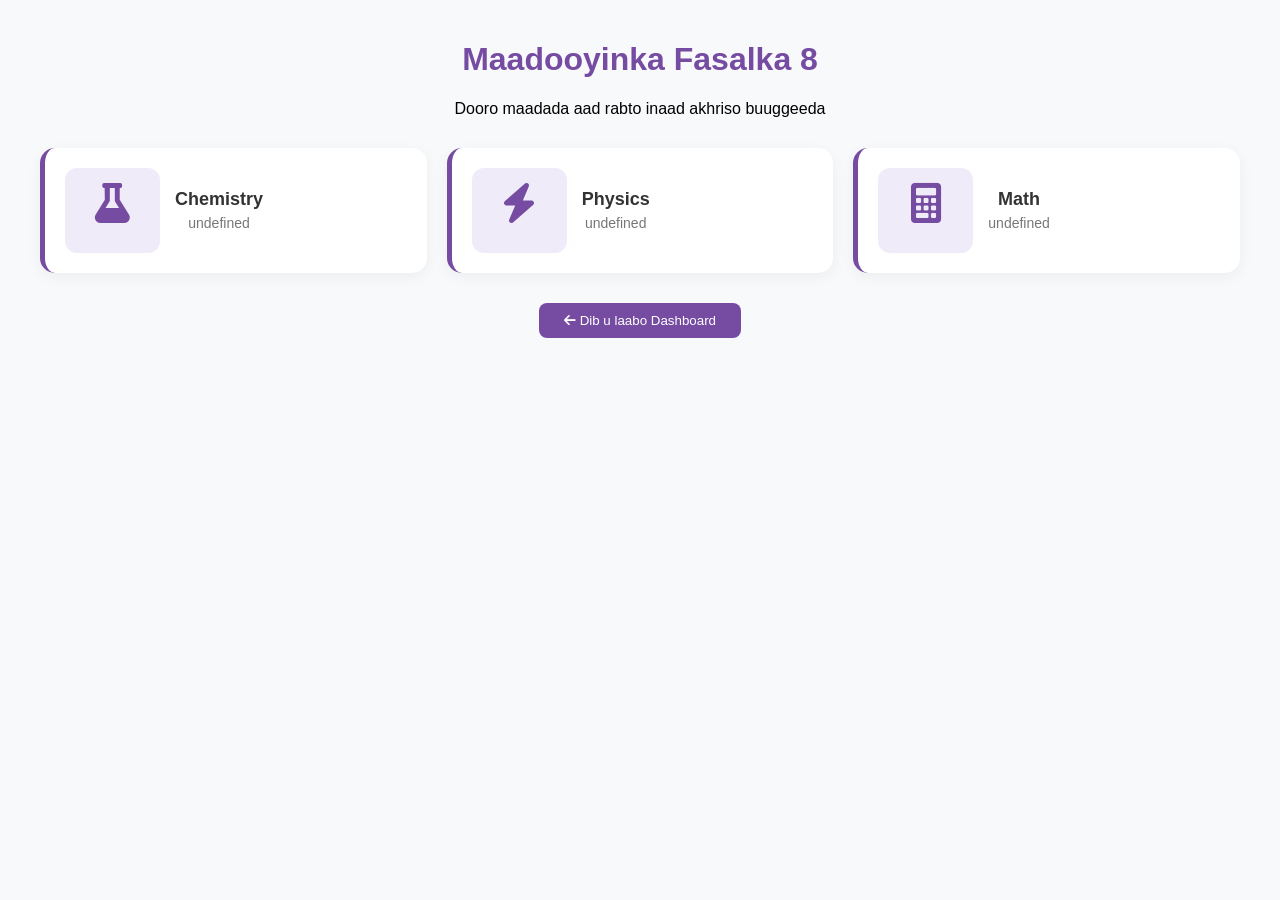
<file: books.html>
<!DOCTYPE html>
<html lang="so">

<head>
    <meta charset="UTF-8">
    <meta name="viewport" content="width=device-width, initial-scale=1.0">
    <title>Maadooyinka - Grade Hub</title>
    <!-- <link rel="stylesheet" href="css/style.css"> -->
    <link rel="stylesheet" href="https://cdnjs.cloudflare.com/ajax/libs/font-awesome/6.0.0/css/all.min.css">
    <style>
        :root {
            --theme-purple: #764ba2;
            --bg-light: #f8f9fa;
        }

        body {
            font-family: sans-serif;
            background: var(--bg-light);
            margin: 0;
            padding: 20px;
            text-align: center;
        }

        .header-section {
            margin-bottom: 30px;
        }

        .header-section h1 {
            color: var(--theme-purple);
        }

        .books-grid {
            display: grid;
            grid-template-columns: repeat(auto-fit, minmax(300px, 1fr));
            gap: 20px;
            max-width: 1200px;
            margin: 0 auto;
            /* display: grid;
            grid-template-columns: repeat(auto-fit, minmax(180px, 1fr));
            gap: 20px;
            max-width: 1000px;
            margin: 0 auto; */
        }

        .book-card {
            background: white;
            border-radius: 15px;
            padding: 20px;
            display: flex;
            align-items: center;
            gap: 15px;
            box-shadow: 0 4px 15px rgba(0, 0, 0, 0.05);
            transition: 0.3s;
            cursor: pointer;
            border-left: 5px solid var(--theme-purple);
            /* background: white;
            padding: 20px;
            border-radius: 15px;
            box-shadow: 0 4px 10px rgba(0, 0, 0, 0.05);
            cursor: pointer;
            transition: 0.3s;
            border-bottom: 4px solid var(--theme-purple); */
        }

        .book-icon {
            font-size: 35px;
            color: var(--theme-purple);
            background: #f0ebf8;
            padding: 15px;
            border-radius: 12px;
            min-width: 65px;
            text-align: center;
        }

        .book-info h3 {
            margin: 0 0 5px 0;
            font-size: 18px;
            color: #333;
        }

        .book-info p {
            margin: 0;
            color: #777;
            font-size: 14px;
        }

        .book-card:hover {
            transform: translateY(-5px);
            box-shadow: 0 8px 25px rgba(0, 0, 0, 0.1);
        }

        .book-card i {
            font-size: 40px;
            color: var(--theme-purple);
            margin-bottom: 15px;
        }

        .btn-back {
            margin-top: 30px;
            padding: 10px 25px;
            background: var(--theme-purple);
            color: white;
            border: none;
            border-radius: 8px;
            cursor: pointer;
        }


        /* --- RESPONSIVE DESIGN FOR SMALL SCREENS --- */
        @media (max-width: 768px) {
            .sidebar {
                left: calc(-1 * var(--sidebar-width));
            }

            .sidebar.active {
                left: 0;
            }

            .main-content {
                margin-left: 0;
            }

            .top-nav {
                display: flex;
            }

            .overlay.active {
                display: block;
            }

            .close-sidebar {
                display: block !important;
            }

            .book-grid {
                grid-template-columns: 1fr;
            }

            /* Hal saf ayuu noqonayaa Mobile-ka */
            /* .btn-back {
                display: none;
            } */

        }
    </style>
</head>

<body>

    <div class="header-section">
        <h1 id="gradeTitle">Maadooyinka</h1>
        <p>Dooro maadada aad rabto inaad akhriso buuggeeda</p>
    </div>

    <!-- Halkan waxaa ku soo dhacaya maadooyinka iskiis (Dynamic) -->
    <div class="books-grid" id="subjectsContainer"></div>

    <button onclick="window.location.href='dashboard.html'" class="btn-back">
        <i class="fas fa-arrow-left"></i> Dib u laabo Dashboard
    </button>

    <script>
        // 1. Hel fasalka uu ardaygu soo doortay
        const selectedGrade = localStorage.getItem('selectedGrade') || "8"; // Haddii kale Default waa 8
        document.getElementById('gradeTitle').innerText = `Maadooyinka Fasalka ${selectedGrade}`;

        // 2. Database-ka Maadooyinka (Tusaale ahaan)
        const subjectsData = {
            "6": [
                { name: "Tarbiyo", icon: "fa-mosque", file: "g6_tarbiyo.pdf" },
                { name: "Social Science", icon: "fa-users", file: "g6_social.pdf" },
                { name: "Science", icon: "fa-flask", file: "g6_science.pdf" },
                { name: "Xisaab", icon: "fas fa-calculator", file: "g6_xisaab" },
                { name: "English", icon: "fas fa-language", file: "g6_english" },
                { name: "Soomaali", icon: "fas fa-pen-nib", file: "g6_soomaali.pdf" },
                { name: "Carabi", icon: "fas fa-language", file: "g6_carabi.pdf" }
            ],
            "8": [
                { name: "Chemistry", icon: "fa-flask", file: "g8_chem.pdf" },
                { name: "Physics", icon: "fa-bolt", file: "g8_phys.pdf" },
                { name: "Math", icon: "fa-calculator", file: "g8_math.pdf" }
            ],
            "12": [
                { name: "Tarbiyo", icon: "fa-mosque", file: "g6_tarbiyo.pdf", desc: "Buugga Tarbiyaha" },
                { name: "Carabi", icon: "fas fa-language", file: "g6_carabi.pdf" },
                { name: "Biology", icon: "fa-dna", file: "g12_bio.pdf" },
                { name: "Physics", icon: "fa-atom", file: "g12_phys.pdf" },
                { name: "Chemistry", icon: "fa-vial", file: "g12_chem.pdf" },
                { name: "Math", icon: "fa-calculator", file: "g12_math.pdf" },
                { name: "English", icon: "fa-book", file: "g12_eng.pdf" },
                { name: "Soomaali", icon: "fas fa-pen-nib", file: "g12_soomaali.pdf" },
                { name: "Technology", icon: "fas fa-microchip", file: "g12_soomaali.pdf" },
                { name: "Business", icon: "fas fa-chart-line", file: "g12_business.pdf" }
            ]
            // Waxaad ku dari kartaa fasal kasta halkan...
        };

        // 3. Logic-ga soo bandhigista
        function loadSubjects() {
            const container = document.getElementById('subjectsContainer');
            const subjects = subjectsData[selectedGrade] || []; // Hel maadooyinka fasalkaas

            if (subjects.length === 0) {
                container.innerHTML = `<p>Wali laguma darin buugaagta fasalkan.</p>`;
                return;
            }

            subjects.forEach(sub => {
                const card = `
                    <div class="book-card" onclick="openBook('${sub.file}', '${sub.name}')">
                        <div class="book-icon"><i class="fas ${sub.icon}"></i></div>
                        <div class="book-info">
                            <h3>${sub.name}</h3>
                            <p>${sub.desc}</p>
                            </div>
                    </div>
                `;
                container.innerHTML += card;
            });
        }

        function openBook(file, name) {
            // Halkan u dir bogga PDF viewer-ka
            window.location.href = `view-pdf.html?file=${file}&name=${name}`;
        }

        // Daari shaqada marka boggu kaco
        window.onload = loadSubjects;
    </script>
</body>

</html>
</file>
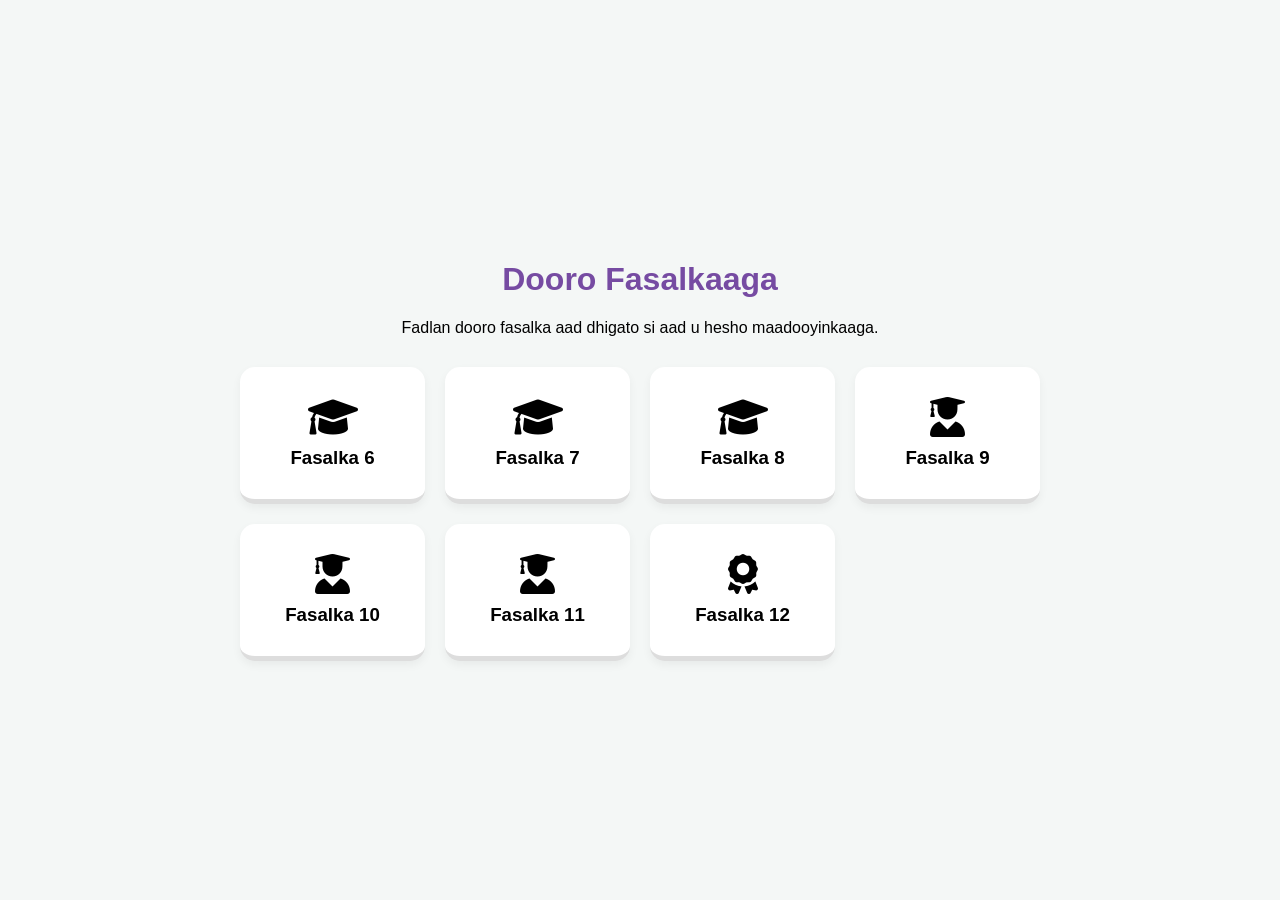
<file: classes.html>
<!DOCTYPE html>
<html lang="so">

<head>
    <meta charset="UTF-8">
    <meta name="viewport" content="width=device-width, initial-scale=1.0">
    <title>Dooro Fasalkaaga - Grade Hub</title>
    <link rel="stylesheet" href="css/style.css">
    <link rel="stylesheet" href="https://cdnjs.cloudflare.com/ajax/libs/font-awesome/6.0.0/css/all.min.css">
    <style>
        :root {
            --theme-purple: #764ba2;
            --bg-light: #f4f7f6;
        }

        body {
            font-family: 'Segoe UI', sans-serif;
            background: var(--bg-light);
            margin: 0;
            display: flex;
            justify-content: center;
            align-items: center;
            min-height: 100vh;
        }

        .class-container {
            width: 90%;
            max-width: 800px;
            text-align: center;
        }

        .class-grid {
            display: grid;
            grid-template-columns: repeat(auto-fit, minmax(150px, 1fr));
            gap: 20px;
            margin-top: 30px;
        }

        .class-card {
            background: white;
            padding: 30px 20px;
            border-radius: 15px;
            cursor: pointer;
            transition: 0.3s;
            border-bottom: 5px solid #ddd;
            box-shadow: 0 4px 10px rgba(0, 0, 0, 0.05);
        }

        .class-card:hover {
            transform: translateY(-10px);
            border-color: var(--theme-purple);
            background: var(--theme-purple);
            color: white;
        }

        .class-card i {
            font-size: 40px;
            margin-bottom: 10px;
        }

        .class-card h3 {
            margin: 0;
        }

        @media (max-width: 600px) {
            .class-grid {
                grid-template-columns: 1fr 1fr;
            }
        }
    </style>
</head>

<body>

    <div class="class-container">
        <h1 style="color: var(--theme-purple);">Dooro Fasalkaaga</h1>
        <p>Fadlan dooro fasalka aad dhigato si aad u hesho maadooyinkaaga.</p>

        <div class="class-grid">
            <!-- Fasalka 6 -->
            <div class="class-card" onclick="selectClass(6)">
                <i class="fas fa-graduation-cap"></i>
                <h3>Fasalka 6</h3>
            </div>
            <!-- Fasalka 7 -->
            <div class="class-card" onclick="selectClass(7)">
                <i class="fas fa-graduation-cap"></i>
                <h3>Fasalka 7</h3>
            </div>
            <!-- Fasalka 8 -->
            <div class="class-card" onclick="selectClass(8)">
                <i class="fas fa-graduation-cap"></i>
                <h3>Fasalka 8</h3>
            </div>
            <!-- Fasalka 9 -->
            <div class="class-card" onclick="selectClass(9)">
                <i class="fas fa-user-graduate"></i>
                <h3>Fasalka 9</h3>
            </div>
            <!-- Fasalka 10 -->
            <div class="class-card" onclick="selectClass(10)">
                <i class="fas fa-user-graduate"></i>
                <h3>Fasalka 10</h3>
            </div>
            <!-- Fasalka 11 -->
            <div class="class-card" onclick="selectClass(11)">
                <i class="fas fa-user-graduate"></i>
                <h3>Fasalka 11</h3>
            </div>
            <!-- Fasalka 12 -->
            <div class="class-card" onclick="selectClass(12)">
                <i class="fas fa-award"></i>
                <h3>Fasalka 12</h3>
            </div>
        </div>
    </div>

    <script>
        function selectClass(grade) {
            // Ku keydi fasalka la doortay localStorage
            localStorage.setItem('selectedGrade', grade);

            // U gudbi Dashboard-ka (kaas oo hadda tusi doona xogta fasalkaas)
            window.location.href = 'dashboard.html';
        }
    </script>
</body>

</html>
</file>
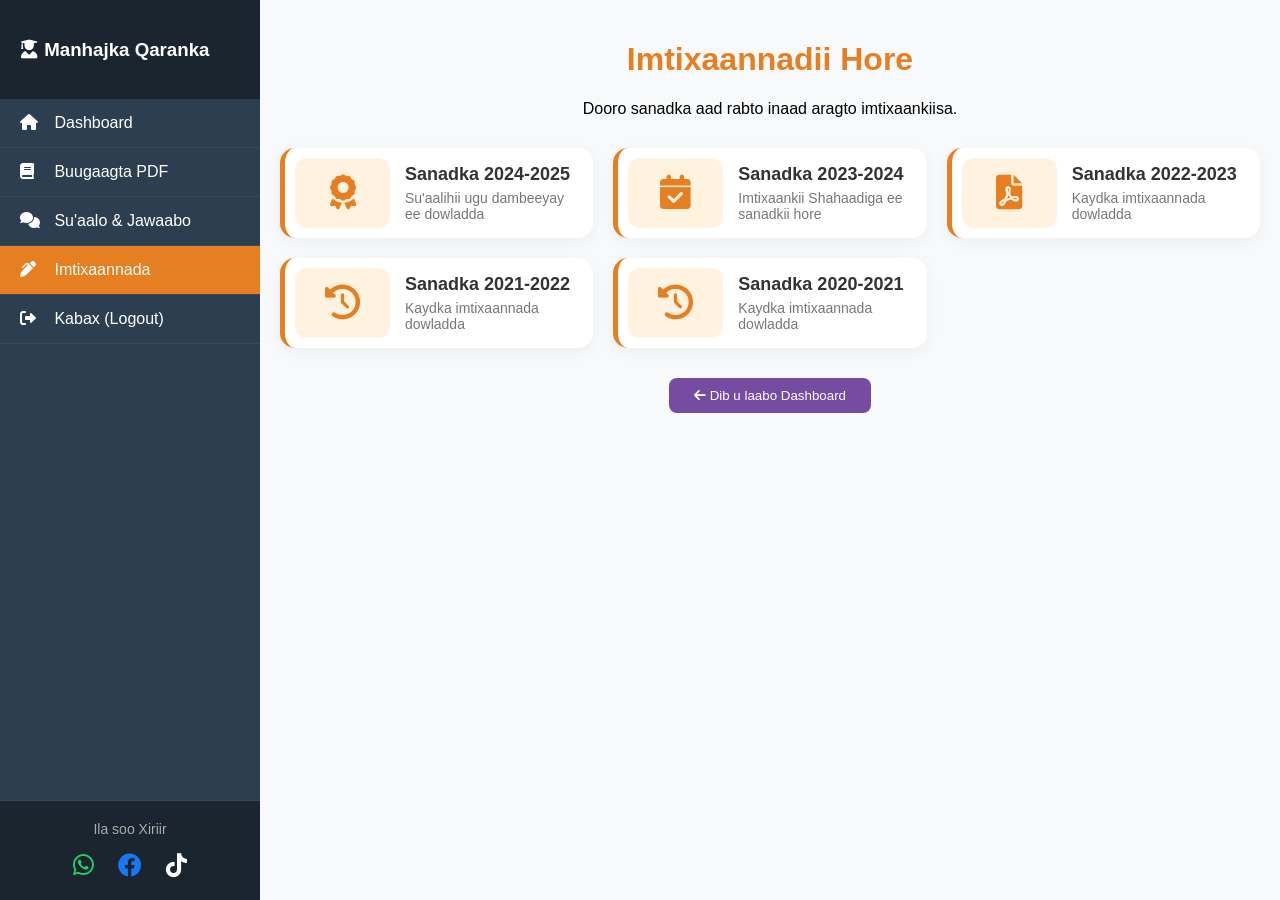
<file: exams.html>
<!DOCTYPE html>
<html lang="so">

<head>
    <meta charset="UTF-8">
    <meta name="viewport" content="width=device-width, initial-scale=1.0">
    <title>Imtixaannada - Manhajka</title>
    <link rel="stylesheet" href="https://cdnjs.cloudflare.com/ajax/libs/font-awesome/6.0.0/css/all.min.css">
    <style>
        :root {
            --theme-purple: #764ba2;
            --theme-orange: #e67e22;
            --bg-light: #f8f9fa;
            --primary-green: #28a745;
            --sidebar-width: 260px;
        }

        body {
            font-family: 'Segoe UI', Tahoma, sans-serif;
            background-color: var(--bg-light);
            margin: 0;
            display: flex !important;
            align-items: stretch !important;
            min-height: 100vh;
        }

        /* --- SIDEBAR STYLE --- */
        .sidebar {
            width: var(--sidebar-width);
            background: #2c3e50;
            height: 100vh;
            color: white;
            position: fixed;
            left: 0;
            top: 0;
            transition: all 0.3s ease;
            z-index: 1000;
            display: flex;
            flex-direction: column;
        }

        .sidebar-header {
            padding: 20px;
            background: #1a252f;
            display: flex;
            justify-content: space-between;
            align-items: center;
        }

        .sidebar-menu {
            list-style: none;
            padding: 0;
            margin: 0;
        }

        .sidebar-menu li {
            padding: 15px 20px;
            border-bottom: 1px solid #34495e;
            cursor: pointer;
            transition: 0.3s;
        }

        .sidebar-menu li:hover {
            background: var(--primary-green);
        }

        .sidebar-menu i {
            margin-right: 10px;
            width: 20px;
        }

        .sidebar-social {
            margin-top: auto;
            background: #1a252f;
            padding: 20px 10px;
            text-align: center;
            border-top: 1px solid #34495e;
        }

        .sidebar-social p {
            margin: 0 0 15px 0;
            font-size: 14px;
            color: #aaa;
        }

        .sidebar-social a {
            display: inline-block;
            margin: 0 10px;
            font-size: 24px;
            transition: transform 0.3s ease;
        }

        .sidebar-social a:hover {
            transform: translateY(-3px);
        }

        .icon-whatsapp {
            color: #25D366;
        }

        .icon-facebook {
            color: #1877F2;
        }

        .icon-tiktok {
            color: #ffffff;
        }

        /* --- MAIN CONTENT --- */
        .main-content {
            flex: 1;
            margin-left: var(--sidebar-width);
            padding: 20px;
            transition: all 0.3s ease;
            width: 100%;
            display: block !important;
            box-sizing: border-box;
            text-align: center;
        }

        .top-nav {
            display: none;
            background: white;
            padding: 15px;
            box-shadow: 0 2px 5px rgba(0, 0, 0, 0.1);
            justify-content: space-between;
            align-items: center;
            margin: -20px -20px 20px -20px;
        }

        .menu-btn {
            font-size: 24px;
            cursor: pointer;
            color: #333;
        }

        .overlay {
            display: none;
            position: fixed;
            top: 0;
            left: 0;
            width: 100%;
            height: 100%;
            background: rgba(0, 0, 0, 0.5);
            z-index: 999;
        }

        .close-sidebar {
            display: none;
            font-size: 20px;
            cursor: pointer;
        }

        .header-section {
            margin-bottom: 30px;
        }

        .header-section h1 {
            color: var(--theme-orange);
        }

        .exams-grid {
            display: grid;
            grid-template-columns: repeat(auto-fit, minmax(300px, 1fr));
            gap: 20px;
            max-width: 1200px;
            margin: 0 auto;
        }

        .exam-card {
            background: white;
            border-radius: 15px;
            padding: 10px;
            display: flex;
            align-items: center;
            gap: 15px;
            box-shadow: 0 4px 15px rgba(0, 0, 0, 0.05);
            transition: 0.3s;
            cursor: pointer;
            border-left: 5px solid var(--theme-orange);
        }

        .exam-icon {
            font-size: 35px;
            color: var(--theme-orange);
            background: #fff3e0;
            padding: 15px;
            border-radius: 12px;
            min-width: 65px;
            text-align: center;
        }

        .exam-info {
            text-align: left;
        }

        .exam-info h3 {
            margin: 0 0 5px 0;
            font-size: 18px;
            color: #333;
        }

        .exam-info p {
            margin: 0;
            color: #777;
            font-size: 14px;
        }

        .exam-card:hover {
            transform: translateY(-5px);
            box-shadow: 0 8px 25px rgba(0, 0, 0, 0.1);
        }

        .btn-back {
            margin-top: 30px;
            padding: 10px 25px;
            background: var(--theme-purple);
            color: white;
            border: none;
            border-radius: 8px;
            cursor: pointer;
            display: inline-block;
        }

        @media (max-width: 768px) {
            .sidebar {
                left: calc(-1 * var(--sidebar-width));
            }

            .sidebar.active {
                left: 0;
            }

            .main-content {
                margin-left: 0;
            }

            .top-nav {
                display: flex;
            }

            .overlay.active {
                display: block;
            }

            .close-sidebar {
                display: block !important;
            }

            .exams-grid {
                grid-template-columns: 1fr;
            }
        }
    </style>
</head>

<body>

    <div class="overlay" id="overlay" onclick="toggleSidebar()"></div>

    <nav class="sidebar" id="sidebar">
        <div class="sidebar-header">
            <h3><i class="fas fa-user-graduate"></i> Manhajka Qaranka</h3>
            <i class="fas fa-times close-sidebar" onclick="toggleSidebar()"></i>
        </div>
        <ul class="sidebar-menu">
            <li onclick="window.location.href='dashboard.html'"><i class="fas fa-home"></i> Dashboard</li>
            <li onclick="window.location.href='books.html'"><i class="fas fa-book"></i> Buugaagta PDF</li>
            <li onclick="window.location.href='q-a.html'"><i class="fas fa-comments"></i> Su'aalo & Jawaabo</li>
            <li style="background: var(--theme-orange);"><i class="fas fa-pen-alt"></i> Imtixaannada</li>
            <li style="margin-top: auto;" onclick="logout()"><i class="fas fa-sign-out-alt"></i> Kabax (Logout)</li>
        </ul>
        <div class="sidebar-social">
            <p>Ila soo Xiriir</p>
            <a href="https://wa.me/+252618903797" class="icon-whatsapp" target="_blank"><i
                    class="fab fa-whatsapp"></i></a>
            <a href="#" class="icon-facebook" target="_blank"><i class="fab fa-facebook"></i></a>
            <a href="#" class="icon-tiktok" target="_blank"><i class="fab fa-tiktok"></i></a>
        </div>
    </nav>

    <div class="main-content">
        <div class="top-nav">
            <div class="menu-btn" onclick="toggleSidebar()"><i class="fas fa-bars"></i></div>
            <h4 style="margin:0; color: var(--theme-orange);"><i class="fas fa-pen-alt"></i> Imtixaannada</h4>
            <div style="width: 24px;"></div>
        </div>

        <div class="header-section">
            <h1 id="gradeTitle">Imtixaannadii Hore</h1>
            <p id="gradeDesc">Dooro sanadka aad rabto inaad aragto imtixaankiisa.</p>
        </div>

        <div class="exams-grid" id="examsContainer"></div>

        <button onclick="window.location.href='dashboard.html'" class="btn-back" id="backBtn">
            <i class="fas fa-arrow-left"></i> Dib u laabo Dashboard
        </button>
    </div>

    <script>
        function toggleSidebar() {
            document.getElementById('sidebar').classList.toggle('active');
            document.getElementById('overlay').classList.toggle('active');
        }

        // List-ka sanadaha oo dhan
        const availableYears = [
            { year: "2024-2025", desc: "Su'aalihii ugu dambeeyay ee dowladda", icon: "fa-award" },
            { year: "2023-2024", desc: "Imtixaankii Shahaadiga ee sanadkii hore", icon: "fa-calendar-check" },
            { year: "2022-2023", desc: "Kaydka imtixaannada dowladda", icon: "fa-file-pdf" },
            { year: "2021-2022", desc: "Kaydka imtixaannada dowladda", icon: "fa-history" },
            { year: "2020-2021", desc: "Kaydka imtixaannada dowladda", icon: "fa-history" }
        ];

        // 1. Soo bandhig Sanadaha marka hore (Laba tixgelin fasal ma jirto)
        function loadYears() {
            const container = document.getElementById('examsContainer');
            document.getElementById('gradeTitle').innerHTML = `Imtixaannadii Hore`;
            document.getElementById('gradeDesc').innerText = `Dooro sanadka aad rabto inaad aragto imtixaankiisa.`;
            document.getElementById('backBtn').onclick = () => window.location.href = 'dashboard.html';

            container.innerHTML = "";
            availableYears.forEach(item => {
                container.innerHTML += `
                    <div class="exam-card" onclick="showGradeSelection('${item.year}')">
                        <div class="exam-icon"><i class="fas ${item.icon}"></i></div>
                        <div class="exam-info">
                            <h3>Sanadka ${item.year}</h3>
                            <p>${item.desc}</p>
                        </div>
                    </div>
                `;
            });
        }

        // 2. Dooro Fasalka (8 ama 12)
        function showGradeSelection(year) {
            const container = document.getElementById('examsContainer');
            document.getElementById('gradeTitle').innerHTML = `<i class="fas fa-layer-group"></i> Fasallada (${year})`;
            document.getElementById('gradeDesc').innerText = `Dooro fasalka aad rabto inaad imtixaankiisa aragto.`;

            // Badhanka dib u laabashada hadda wuxuu ku celinayaa sanadaha
            document.getElementById('backBtn').onclick = loadYears;

            container.innerHTML = `
                <div class="exam-card" onclick="showStateSelection('${year}')">
                    <div class="exam-icon"><i class="fas fa-user-graduate"></i></div>
                    <div class="exam-info">
                        <h3>Fasalka 8aad</h3>
                        <p>Imtixaanka Shahaadiga ee Gobollada - ${year}</p>
                    </div>
                </div>
                <div class="exam-card" onclick="openBook('g12_exam_${year.replace("-", "_")}.pdf', 'Imtixaan Grade 12 ${year}')">
                    <div class="exam-icon"><i class="fas fa-graduation-cap"></i></div>
                    <div class="exam-info">
                        <h3>Fasalka 12aad</h3>
                        <p>Imtixaanka Shahaadiga ee Qaranka - ${year}</p>
                    </div>
                </div>
            `;
        }

        // 3. Dooro Gobolka (Kaliya Fasalka 8aad)
        function showStateSelection(year) {
            const container = document.getElementById('examsContainer');
            document.getElementById('gradeTitle').innerHTML = `<i class="fas fa-map-marked-alt"></i> Gobollada (${year})`;
            document.getElementById('gradeDesc').innerText = `Dooro dowlad goboleedka aad rabto imtixaankiisa fasalka 8aad.`;

            document.getElementById('backBtn').onclick = () => showGradeSelection(year);

            const states = [
                { name: "Banaadir", suffix: "banadir" },
                { name: "Hirshabelle", suffix: "hirshabelle" },
                { name: "Galmudug", suffix: "galmudug" },
                { name: "Jubbaland", suffix: "jubbaland" }
            ];

            container.innerHTML = "";
            states.forEach(state => {
                // Magaca faylka wuxuu noqonayaa tusaale: banadir_g8_2024_2025.pdf
                const fileName = `${state.suffix}_g8_${year.replace("-", "_")}.pdf`;
                container.innerHTML += `
                    <div class="exam-card" onclick="openBook('${fileName}', 'G8 ${state.name} ${year}')">
                        <div class="exam-icon"><i class="fas fa-map-marker-alt"></i></div>
                        <div class="exam-info">
                            <h3>${state.name}</h3>
                            <p>Riix si aad u aragto imtixaanka ${state.name} (${year})</p>
                        </div>
                    </div>
                `;
            });
        }

        function openBook(file, name) {
            window.location.href = `view-pdf.html?file=${encodeURIComponent(file)}&name=${encodeURIComponent(name)}`;
        }

        window.onload = loadYears;
    </script>
</body>

</html>
</file>
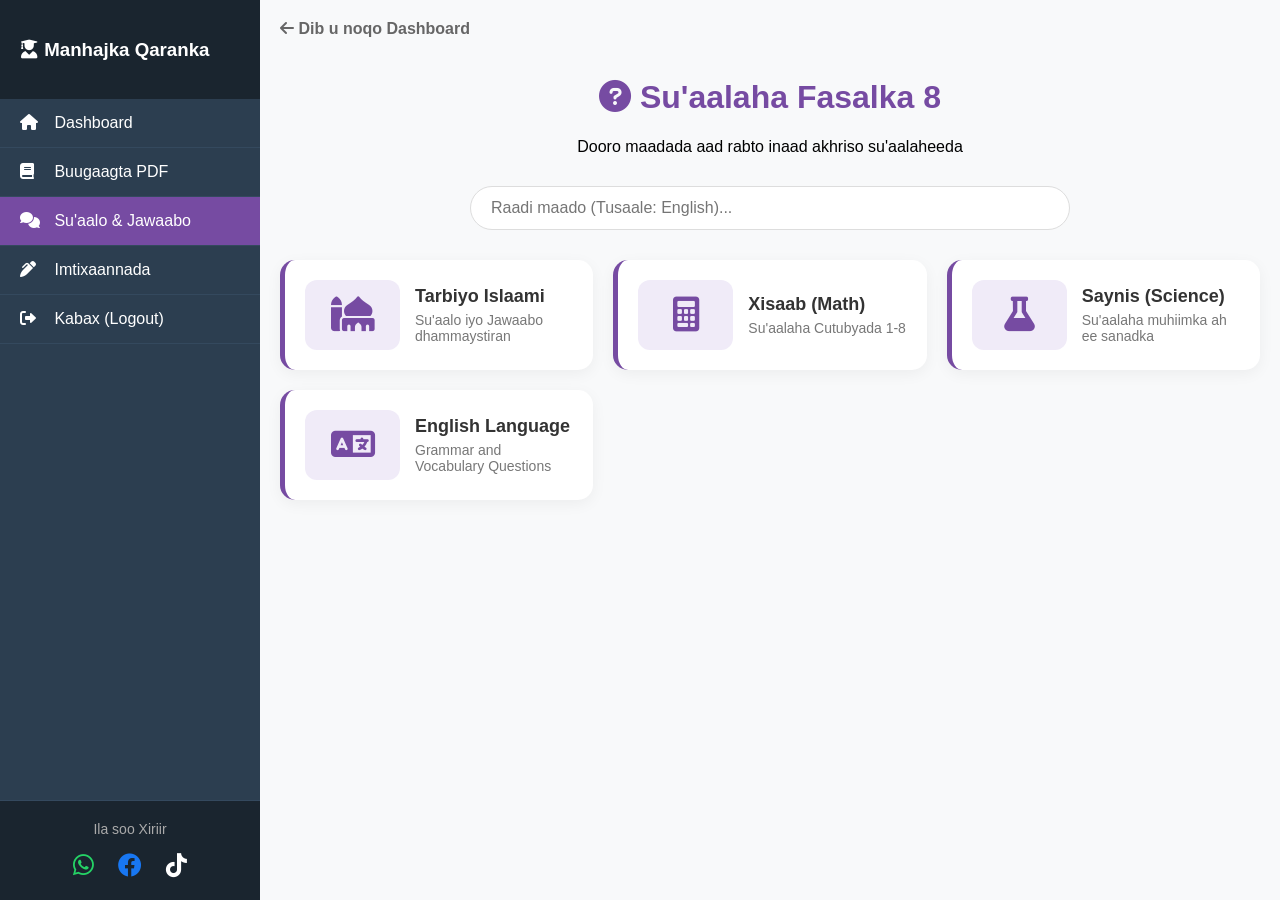
<file: q-a.html>
<!DOCTYPE html>
<html lang="so">

<head>
    <meta charset="UTF-8">
    <meta name="viewport" content="width=device-width, initial-scale=1.0">
    <title>Q&A - Grade Hub</title>
    <link rel="stylesheet" href="css/style.css">
    <link rel="stylesheet" href="https://cdnjs.cloudflare.com/ajax/libs/font-awesome/6.0.0/css/all.min.css">
    <style>
        :root {
            --qa-purple: #764ba2;
            --bg-light: #f8f9fa;
            --primary-green: #28a745;
            --sidebar-width: 260px;
        }

        /* Xallinta is-dhex-galka (Override style.css) */
        body {
            font-family: 'Segoe UI', Tahoma, sans-serif;
            background-color: var(--bg-light);
            margin: 0;
            display: flex !important;
            /* Waxay u baahan tahay flex si sidebar-ka u shaqeeyo */
            align-items: stretch !important;
            min-height: 100vh;
        }

        /* --- SIDEBAR STYLE (Laga keenay Dashboard) --- */
        .sidebar {
            width: var(--sidebar-width);
            background: #2c3e50;
            height: 100vh;
            color: white;
            position: fixed;
            left: 0;
            top: 0;
            transition: all 0.3s ease;
            z-index: 1000;
            display: flex;
            flex-direction: column;
        }

        .sidebar-header {
            padding: 20px;
            background: #1a252f;
            display: flex;
            justify-content: space-between;
            align-items: center;
        }

        .sidebar-menu {
            list-style: none;
            padding: 0;
            margin: 0;
        }

        .sidebar-menu li {
            padding: 15px 20px;
            border-bottom: 1px solid #34495e;
            cursor: pointer;
            transition: 0.3s;
        }

        .sidebar-menu li:hover {
            background: var(--primary-green);
        }

        .sidebar-menu i {
            margin-right: 10px;
            width: 20px;
        }

        /* Qaybta Xiriirka (Social Media) */
        .sidebar-social {
            margin-top: auto;
            background: #1a252f;
            padding: 20px 10px;
            text-align: center;
            border-top: 1px solid #34495e;
        }

        .sidebar-social p {
            margin: 0 0 15px 0;
            font-size: 14px;
            color: #aaa;
        }

        .sidebar-social a {
            display: inline-block;
            margin: 0 10px;
            font-size: 24px;
            transition: transform 0.3s ease;
        }

        .sidebar-social a:hover {
            transform: translateY(-3px);
        }

        .icon-whatsapp {
            color: #25D366;
        }

        .icon-facebook {
            color: #1877F2;
        }

        .icon-tiktok {
            color: #ffffff;
        }

        /* --- MAIN CONTENT & MOBILE NAV --- */
        .main-content {
            flex: 1;
            margin-left: var(--sidebar-width);
            padding: 20px;
            transition: all 0.3s ease;
            width: 100%;
            display: block !important;
            /* Si uusan u squish-garoobin */
            box-sizing: border-box;
        }

        .top-nav {
            display: none;
            background: white;
            padding: 15px;
            box-shadow: 0 2px 5px rgba(0, 0, 0, 0.1);
            justify-content: space-between;
            align-items: center;
            margin: -20px -20px 20px -20px;
        }

        .menu-btn {
            font-size: 24px;
            cursor: pointer;
            color: #333;
        }

        .overlay {
            display: none;
            position: fixed;
            top: 0;
            left: 0;
            width: 100%;
            height: 100%;
            background: rgba(0, 0, 0, 0.5);
            z-index: 999;
        }

        .close-sidebar {
            display: none;
            font-size: 20px;
            cursor: pointer;
        }

        /* --- Q&A STYLES (Koodhkaagii Asalka Ahaa) --- */
        .header-section {
            text-align: center;
            margin-bottom: 30px;
        }

        .header-section h1 {
            color: var(--qa-purple);
        }

        .back-btn {
            display: inline-block;
            margin-bottom: 20px;
            text-decoration: none;
            color: #666;
            font-weight: bold;
        }

        .search-container {
            max-width: 600px;
            margin: 0 auto 30px;
        }

        .search-container input {
            width: 100%;
            padding: 12px 20px;
            border-radius: 25px;
            border: 1px solid #ddd;
            font-size: 16px;
            outline: none;
            box-sizing: border-box;
        }

        .qa-grid {
            display: grid;
            grid-template-columns: repeat(auto-fit, minmax(300px, 1fr));
            gap: 20px;
            max-width: 1200px;
            margin: 0 auto;
        }

        .qa-card {
            background: white;
            border-radius: 15px;
            padding: 20px;
            display: flex;
            align-items: center;
            gap: 15px;
            box-shadow: 0 4px 15px rgba(0, 0, 0, 0.05);
            transition: 0.3s;
            cursor: pointer;
            border-left: 5px solid var(--qa-purple);
        }

        .qa-card:hover {
            transform: translateY(-5px);
            box-shadow: 0 8px 25px rgba(0, 0, 0, 0.1);
        }

        .qa-icon {
            font-size: 35px;
            color: var(--qa-purple);
            background: #f0ebf8;
            padding: 15px;
            border-radius: 12px;
            min-width: 65px;
            text-align: center;
        }

        .qa-info h3 {
            margin: 0 0 5px 0;
            font-size: 18px;
            color: #333;
        }

        .qa-info p {
            margin: 0;
            color: #777;
            font-size: 14px;
        }

        /* --- RESPONSIVE DESIGN FOR SMALL SCREENS --- */
        @media (max-width: 768px) {
            .sidebar {
                left: calc(-1 * var(--sidebar-width));
            }

            .sidebar.active {
                left: 0;
            }

            .main-content {
                margin-left: 0;
            }

            .top-nav {
                display: flex;
            }

            .overlay.active {
                display: block;
            }

            .close-sidebar {
                display: block !important;
            }

            .qa-grid {
                grid-template-columns: 1fr;
            }

            /* Hal saf ayuu noqonayaa Mobile-ka */
            .back-btn {
                display: none;
            }

            /* Mobile-ka hamburger menu ayaa la isticmaalayaa */
        }
    </style>
</head>

<body>

    <!-- Overlay for mobile -->
    <div class="overlay" id="overlay" onclick="toggleSidebar()"></div>

    <!-- Sidebar -->
    <nav class="sidebar" id="sidebar">
        <div class="sidebar-header">
            <h3><i class="fas fa-user-graduate"></i> Manhajka Qaranka</h3>
            <i class="fas fa-times close-sidebar" onclick="toggleSidebar()"></i>
        </div>
        <ul class="sidebar-menu">
            <li onclick="window.location.href='dashboard.html'"><i class="fas fa-home"></i> Dashboard</li>
            <li onclick="window.location.href='books.html'"><i class="fas fa-book"></i> Buugaagta PDF</li>
            <li style="background: var(--qa-purple);"><i class="fas fa-comments"></i> Su'aalo & Jawaabo</li>
            <li onclick="window.location.href='exams.html'"><i class="fas fa-pen-alt"></i> Imtixaannada</li>
            <!-- <hr> -->
            <li style="margin-top: auto;" onclick="logout()"><i class="fas fa-sign-out-alt"></i>
                Kabax (Logout)</li>
        </ul>

        <!-- Qaybta Xiriirka (Social Media Contacts) -->
        <div class="sidebar-social">
            <p>Ila soo Xiriir</p>
            <!-- Beddel # meelahaas linkiyadaada rasmiga ah geli -->
            <a href="https://wa.me/+252618903797" class="icon-whatsapp" target="_blank" title="WhatsApp"><i
                    class="fab fa-whatsapp"></i></a>
            <a href="#" class="icon-facebook" target="_blank" title="Facebook"><i class="fab fa-facebook"></i></a>
            <a href="#" class="icon-tiktok" target="_blank" title="TikTok"><i class="fab fa-tiktok"></i></a>
        </div>
    </nav>

    <!-- Main Content Box -->
    <div class="main-content">
        <!-- Top Nav for Mobile -->
        <div class="top-nav">
            <div class="menu-btn" onclick="toggleSidebar()">
                <i class="fas fa-bars"></i>
            </div>
            <h4 style="margin:0; color: var(--qa-purple);"><i class="fas fa-question-circle"></i> Q&A Hub</h4>
            <div style="width: 24px;"></div> <!-- Spacer -->
        </div>

        <a href="dashboard.html" class="back-btn"><i class="fas fa-arrow-left"></i> Dib u noqo Dashboard</a>

        <div class="header-section">
            <h1 id="qaTitle"><i class="fas fa-question-circle"></i> Su'aalaha iyo Jawaabaha</h1>
            <p>Dooro maadada aad rabto inaad akhriso su'aalaheeda</p>
        </div>

        <div class="search-container">
            <input type="text" id="searchInput" placeholder="Raadi maado (Tusaale: English)..." onkeyup="filterQA()">
        </div>

        <!-- Halkan waxaa si Dynamic ah ugu soo dhacaya su'aalaha -->
        <div class="qa-grid" id="qaList">

        </div>
    </div>

    <script>
        // Fur/Xir Sidebar-ka Mobile-ka
        function toggleSidebar() {
            document.getElementById('sidebar').classList.toggle('active');
            document.getElementById('overlay').classList.toggle('active');
        }

        // Hel fasalka uu ardaygu soo doortay (LocalStorage)
        const selectedGrade = localStorage.getItem('selectedGrade') || "8";
        document.getElementById('qaTitle').innerHTML = `<i class="fas fa-question-circle"></i> Su'aalaha Fasalka ${selectedGrade}`;

        // Database-ka Su'aalaha & Jawaabaha ee Fasallada
        const qaData = {
            "6": [
                { name: "Tarbiyo", icon: "fa-mosque", file: "g6_tarbiyo_qa.pdf", desc: "Su'aalo iyo Jawaabo dhammaystiran" },
                { name: "Social Science", icon: "fa-users", file: "g6_social_qa.pdf", desc: "Su'aalaha Taariikhda & Juqraafiga" },
                { name: "Science", icon: "fa-flask", file: "g6_science_qa.pdf", desc: "Su'aalaha muhiimka ah ee sanadka" }
            ],
            "7": [
                { name: "Chemistry", icon: "fa-vial", file: "g7_chem_qa.pdf", desc: "Su'aalaha Kimistariga" },
                { name: "Physics", icon: "fa-bolt", file: "g7_phys_qa.pdf", desc: "Su'aalaha Fiisigiska" },
                { name: "Biology", icon: "fa-leaf", file: "g7_bio_qa.pdf", desc: "Su'aalaha Bayoolojiga" },
                { name: "Math", icon: "fa-calculator", file: "g7_math_qa.pdf", desc: "Su'aalaha Xisaabta" },
                { name: "Technology", icon: "fa-microchip", file: "g7_tech_qa.pdf", desc: "Su'aalaha Tiknoolajiyadda" },
                { name: "Business", icon: "fa-chart-line", file: "g7_business_qa.pdf", desc: "Su'aalaha Ganacsiga" }
            ],
            "8": [
                { name: "Tarbiyo Islaami", icon: "fa-mosque", file: "islamic_qa.pdf", desc: "Su'aalo iyo Jawaabo dhammaystiran" },
                { name: "Xisaab (Math)", icon: "fa-calculator", file: "math_qa.pdf", desc: "Su'aalaha Cutubyada 1-8" },
                { name: "Saynis (Science)", icon: "fa-flask", file: "science_qa.pdf", desc: "Su'aalaha muhiimka ah ee sanadka" },
                { name: "English Language", icon: "fa-language", file: "english_qa.pdf", desc: "Grammar and Vocabulary Questions" }
            ],
            "9": [
                { name: "Chemistry", icon: "fa-vial", file: "g9_chem_qa.pdf", desc: "Su'aalaha Kimistariga" },
                { name: "Physics", icon: "fa-bolt", file: "g9_phys_qa.pdf", desc: "Su'aalaha Fiisigiska" },
                { name: "Math", icon: "fa-square-root-alt", file: "g9_math_qa.pdf", desc: "Su'aalaha Xisaabta" }
            ],
            "10": [
                { name: "Chemistry", icon: "fa-vial", file: "g10_chem_qa.pdf", desc: "Su'aalaha Kimistariga" },
                { name: "Physics", icon: "fa-atom", file: "g10_phys_qa.pdf", desc: "Su'aalaha Fiisigiska" },
                { name: "Biology", icon: "fa-dna", file: "g10_bio_qa.pdf", desc: "Su'aalaha Bayoolojiga" }
            ],
            "11": [
                { name: "Chemistry", icon: "fa-flask", file: "g11_chem_qa.pdf", desc: "Su'aalaha Kimistariga" },
                { name: "Physics", icon: "fa-bolt", file: "g11_phys_qa.pdf", desc: "Su'aalaha Fiisigiska" },
                { name: "Math", icon: "fa-calculator", file: "g11_math_qa.pdf", desc: "Su'aalaha Xisaabta" }
            ],
            "12": [
                { name: "Biology", icon: "fa-dna", file: "g12_bio_qa.pdf", desc: "Su'aalaha Bayoolojiga" },
                { name: "Physics", icon: "fa-atom", file: "g12_phys_qa.pdf", desc: "Su'aalaha Fiisigiska" },
                { name: "Chemistry", icon: "fa-vial", file: "g12_chem_qa.pdf", desc: "Su'aalaha Kimistariga" },
                { name: "English", icon: "fa-book", file: "g12_eng_qa.pdf", desc: "Su'aalaha Ingiriisiga" },
                { name: "Soomaali", icon: "fas fa-pen-nib", file: "g12_soom_qa.pdf", desc: "Su'aalaha Afsoomaaliga" }
            ]
        };

        // Function-ka soo daabacaya su'aalaha fasalka la doortay
        function loadQA() {
            const container = document.getElementById('qaList');
            const qas = qaData[selectedGrade] || [];

            container.innerHTML = ""; // Nadiifi meesha inta aysan wax soo saarin

            if (qas.length === 0) {
                container.innerHTML = `<p style="grid-column: 1 / -1; text-align: center; color: #666;">Wali laguma darin su'aalaha fasalkan.</p>`;
                return;
            }

            qas.forEach(qa => {
                const card = `
                    <div class="qa-card" onclick="openBook('${qa.file}', '${qa.name} Q&A')">
                        <div class="qa-icon"><i class="fas ${qa.icon}"></i></div>
                        <div class="qa-info">
                            <h3>${qa.name}</h3>
                            <p>${qa.desc}</p>
                        </div>
                    </div>
                `;
                container.innerHTML += card;
            });
        }

        // Function-ka raadinta (Search) ee asalka ahaa
        function filterQA() {
            let input = document.getElementById('searchInput').value.toLowerCase();
            let cards = document.getElementsByClassName('qa-card');

            for (let i = 0; i < cards.length; i++) {
                let title = cards[i].getElementsByTagName('h3')[0].innerText.toLowerCase();
                if (title.includes(input)) {
                    cards[i].style.display = "";
                } else {
                    cards[i].style.display = "none";
                }
            }
        }

        // Function-ka fura buugga
        function openBook(fileName, displayName) {
            const file = encodeURIComponent(fileName);
            const name = encodeURIComponent(displayName);
            window.location.href = `view-pdf.html?file=${file}&name=${name}`;
        }

        // Daar shaqada markuu boggu kaco
        window.onload = loadQA;
    </script>
</body>

</html>
</file>
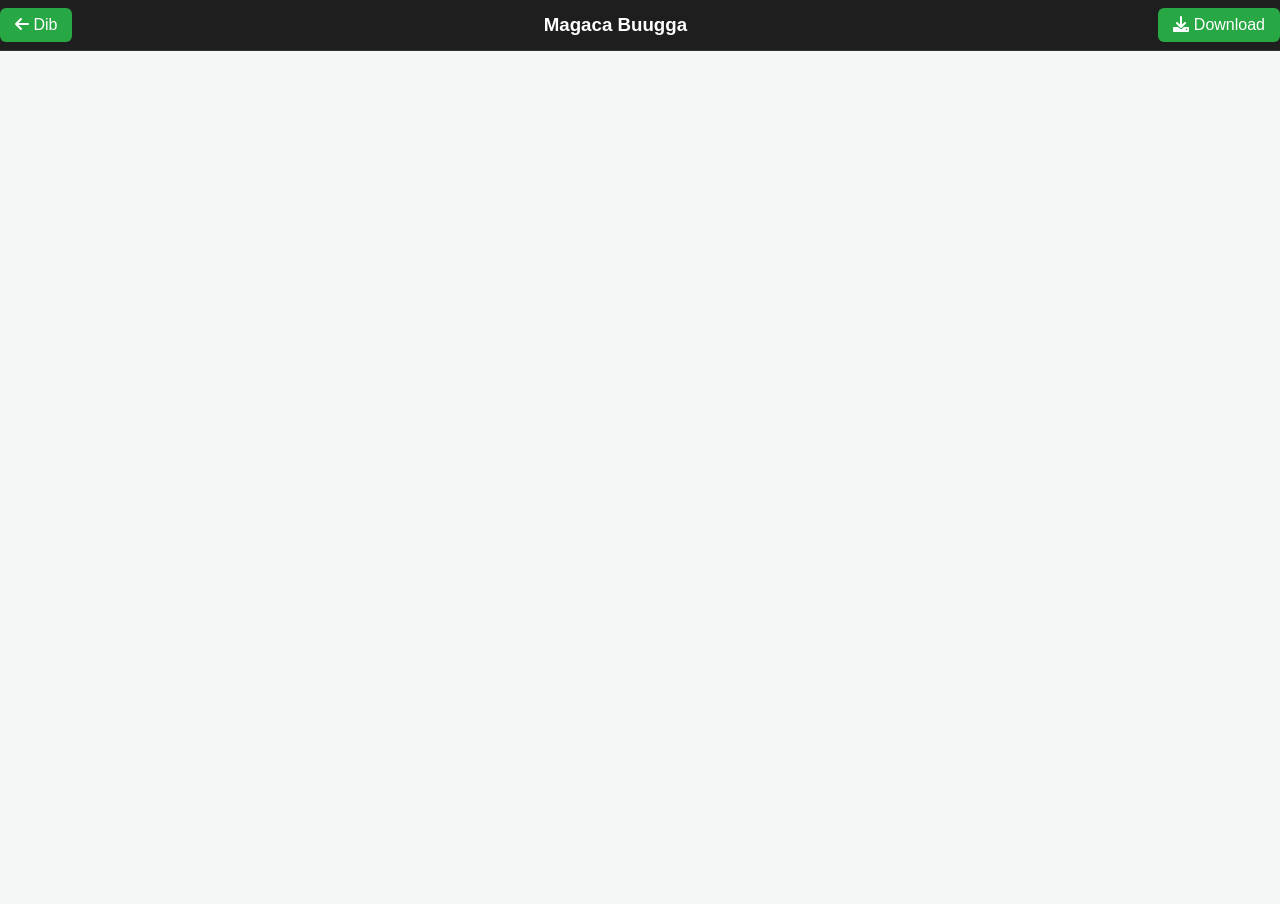
<file: view-pdf.html>
<!DOCTYPE html>
<html lang="so">

<head>
    <meta charset="UTF-8">
    <meta name="viewport" content="width=device-width, initial-scale=1.0">
    <title>Akhriska Buugga</title>
    <link rel="stylesheet" href="css/style.css">
    <link rel="stylesheet" href="https://cdnjs.cloudflare.com/ajax/libs/font-awesome/6.0.0/css/all.min.css">
</head>

<body style="margin: 0; padding: 0; display: flex; flex-direction: column; height: 100vh;">

    <div class="pdf-toolbar"
        style="background: #1e1e1e; width: 100%; padding: 8px 35px; display: flex; justify-content: space-between; align-items: center; border-bottom: 1px solid #333;">
        <button onclick="window.history.back()" class="btn-primary" style="width: auto; padding: 8px 15px;">
            <i class="fas fa-arrow-left"> </i> Dib
        </button>

        <h3 id="pdfTitle" style="color: #fff; margin: 0;">Magaca Buugga</h3>

        <a id="downloadBtn" href="#" download class="btn-primary"
            style="width: auto; padding: 8px 15px; background-color: #28a745; text-decoration: none;">
            <i class="fas fa-download"></i> Download
        </a>
    </div>

    <div style="flex-grow: 1; width: 100%;">
        <iframe id="pdfFrame" src="" style="width: 100%; height: 100%; border: none;"></iframe>
    </div>

    <script>
        // Markuu boggu furmo, xogta ka soo qaad URL-ka
        window.onload = function () {
            const urlParams = new URLSearchParams(window.location.search);
            const bookFile = urlParams.get('file');
            const bookName = urlParams.get('name');

            if (bookFile) {
                const path = 'assets/pdfs/' + bookFile;
                document.getElementById('pdfFrame').src = path;
                document.getElementById('pdfTitle').innerText = bookName;
                document.getElementById('downloadBtn').href = path;
            }
        };
    </script>
</body>

</html>
</file>
<file: css/style.css>
:root {
    --bg-color: #f4f7f6;
    --primary-green: #28a745;
    --white: #ffffff;
    --text-dark: #333;
    --boody-b: #121212;
    --boody-buttons-li-b: #1e1e1e;
}

body {
    background-color: var(--bg-color);
    font-family: 'Segoe UI', Tahoma, Geneva, Verdana, sans-serif;
    margin: 0;
    display: flex;
    justify-content: center;
    align-items: center;
    min-height: 100vh;
}

.container {
    background: var(--white);
    padding: 2rem;
    border-radius: 12px;
    box-shadow: 0 4px 15px rgba(0, 0, 0, 0.1);
    width: 100%;
    max-width: 400px;
    text-align: center;
}

.btn-primary {
    background-color: var(--primary-green);
    color: white;
    border: none;
    padding: 12px 25px;
    border-radius: 6px;
    cursor: pointer;
    width: 100%;
    font-size: 16px;
    transition: 0.3s;
}

.btn-primary:hover {
    background-color: #218838;
}

.card {
    background: white;
    border-left: 5px solid var(--primary-green);
    margin-bottom: 15px;
    padding: 15px;
    border-radius: 8px;
    display: flex;
    align-items: center;
    justify-content: space-between;
    box-shadow: 0 2px 5px rgba(0, 0, 0, 0.05);
}
</file>
